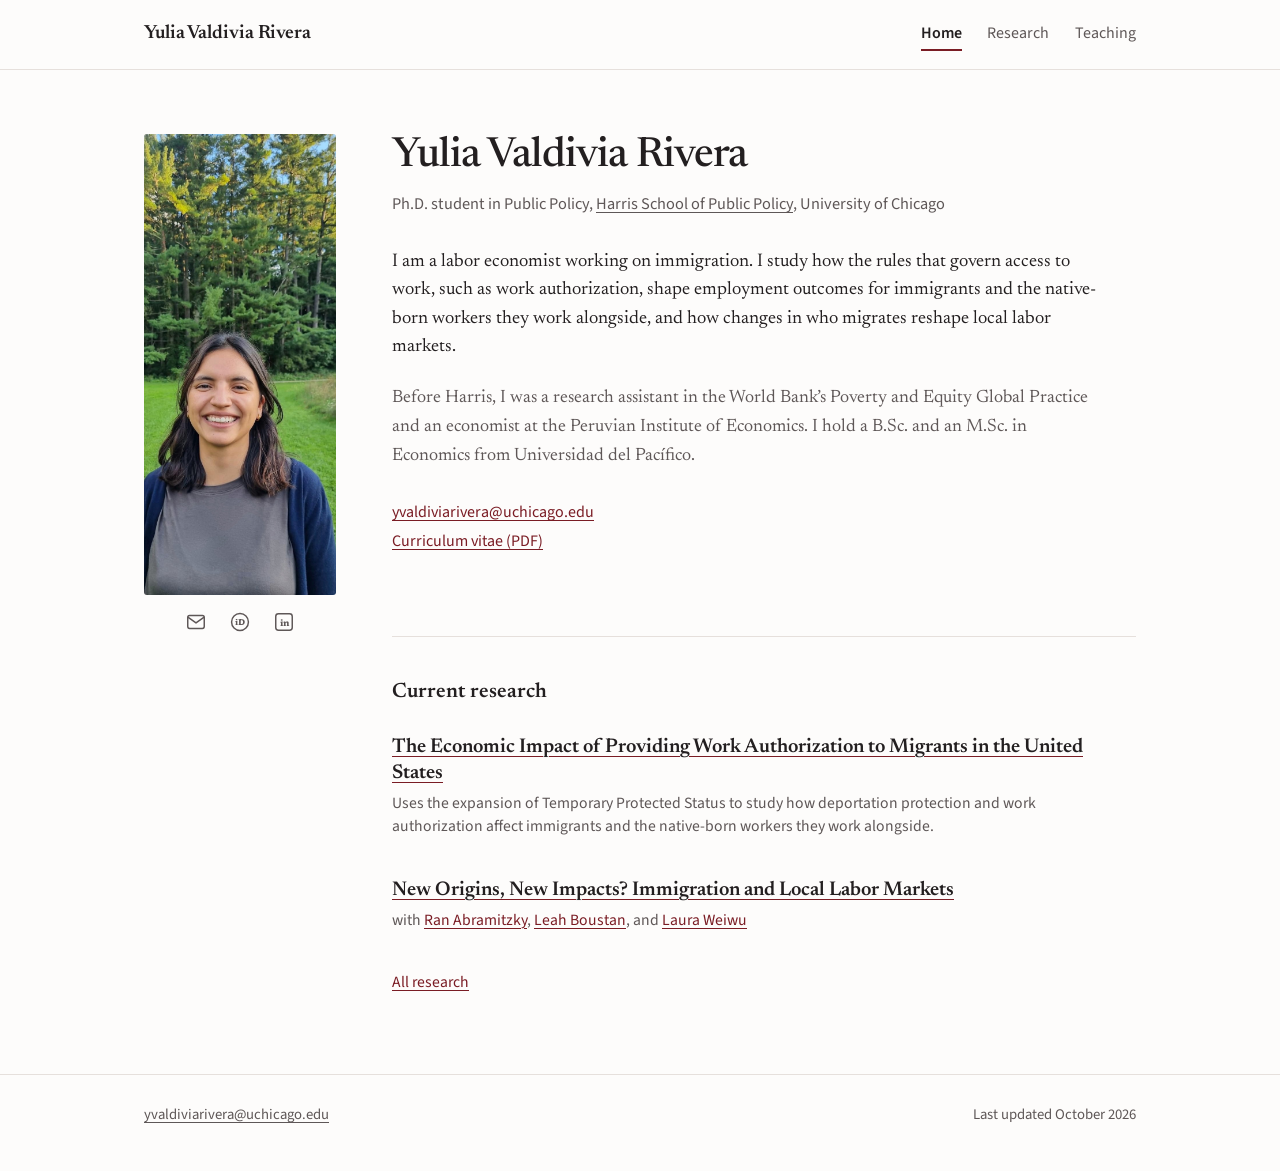
<file: index.html>
<!DOCTYPE html>
<html lang="en">
  <head>
    <meta charset="utf-8" />
    <meta name="google-site-verification" content="GZfi1mNZICK4VQZFotF_3f7-HV46QWM149JgrHKC2Hs" />
    <meta name="viewport" content="width=device-width, initial-scale=1" />
    <title>Yulia Valdivia Rivera | Labor and Immigration Economics</title>
    <meta
      name="description"
      content="Yulia Valdivia Rivera is a Ph.D. student at the Harris School of Public Policy, University of Chicago, studying labor economics and the economics of immigration."
    />
    <meta property="og:type" content="website" />
    <meta property="og:title" content="Yulia Valdivia Rivera" />
    <meta
      property="og:description"
      content="Ph.D. student at the Harris School of Public Policy, University of Chicago. Labor economics and the economics of immigration."
    />
    <meta property="og:image" content="https://yuliavaldiviarivera.github.io/photo.jpg" />
    <meta name="color-scheme" content="light" />
    <link
      rel="icon"
      href="data:image/svg+xml,%3Csvg xmlns='http://www.w3.org/2000/svg' viewBox='0 0 64 64'%3E%3Crect width='64' height='64' rx='10' fill='%237a1c24'/%3E%3Ctext x='32' y='43' font-family='Georgia,serif' font-size='30' text-anchor='middle' fill='white'%3EYV%3C/text%3E%3C/svg%3E"
    />
    <link rel="preconnect" href="https://fonts.googleapis.com" />
    <link rel="preconnect" href="https://fonts.gstatic.com" crossorigin />
    <link
      href="https://fonts.googleapis.com/css2?family=Newsreader:ital,opsz,wght@0,6..72,400;0,6..72,500;0,6..72,600;1,6..72,400&family=Source+Sans+3:wght@400;600&display=swap"
      rel="stylesheet"
    />
    <link rel="stylesheet" href="styles.css" />
  </head>
  <body>
    <a class="skip" href="#main">Skip to content</a>

    <header class="site-header">
      <div class="wrap header-inner">
        <a class="wordmark" href="index.html">Yulia Valdivia Rivera</a>
        <nav class="site-nav" aria-label="Primary">
          <a href="index.html" aria-current="page">Home</a>
          <a href="research.html">Research</a>
          <a href="teaching.html">Teaching</a>
        </nav>
      </div>
    </header>

    <main id="main">
      <div class="wrap home">
        <aside class="sidebar">
          <img
            class="portrait"
            src="photo.jpg"
            alt="Portrait of Yulia Valdivia Rivera"
            width="321"
            height="461"
          />
          <ul class="icon-row">
            <li>
              <a href="mailto:yvaldiviarivera@uchicago.edu" aria-label="Email" title="Email">
                <svg viewBox="0 0 24 24" width="22" height="22" fill="none" stroke="currentColor" stroke-width="1.6" stroke-linecap="round" stroke-linejoin="round" aria-hidden="true"><rect x="3" y="5" width="18" height="14" rx="2"/><path d="m3.5 7 8.5 6 8.5-6"/></svg>
              </a>
            </li>
            <li>
              <a href="https://orcid.org/0000-0002-6280-2143" aria-label="ORCID" title="ORCID">
                <svg viewBox="0 0 24 24" width="22" height="22" aria-hidden="true"><circle cx="12" cy="12" r="9.2" fill="none" stroke="currentColor" stroke-width="1.6"/><text x="12" y="15.4" text-anchor="middle" font-family="Source Sans 3, sans-serif" font-size="9" font-weight="700" fill="currentColor">iD</text></svg>
              </a>
            </li>
            <li>
              <a href="https://www.linkedin.com/in/yulia-valdivia-rivera" aria-label="LinkedIn" title="LinkedIn">
                <svg viewBox="0 0 24 24" width="22" height="22" aria-hidden="true"><rect x="3" y="3" width="18" height="18" rx="3" fill="none" stroke="currentColor" stroke-width="1.6"/><text x="12" y="16.3" text-anchor="middle" font-family="Source Sans 3, sans-serif" font-size="10" font-weight="700" fill="currentColor">in</text></svg>
              </a>
            </li>
          </ul>
        </aside>

        <div class="content">
          <h1>Yulia Valdivia Rivera</h1>
          <p class="affiliation">
            Ph.D. student in Public Policy,
            <a href="https://harris.uchicago.edu/">Harris School of Public Policy</a>,
            University of Chicago
          </p>

          <p class="statement">
            I am a labor economist working on immigration. I study how the
            rules that govern access to work, such as work authorization,
            shape employment outcomes for immigrants and the native-born
            workers they work alongside, and how changes in who migrates
            reshape local labor markets.
          </p>

          <p class="bio">
            Before Harris, I was a research assistant in the World Bank’s Poverty
            and Equity Global Practice and an economist at the Peruvian Institute
            of Economics. I hold a B.Sc. and an M.Sc. in Economics from
            Universidad del Pacífico.
          </p>

          <p class="contact-line">
            <a href="mailto:yvaldiviarivera@uchicago.edu">yvaldiviarivera@uchicago.edu</a><br />
            <a href="cv.pdf">Curriculum vitae (PDF)</a>
          </p>

          <section class="current" aria-labelledby="current-heading">
            <h2 id="current-heading">Current research</h2>

            <div class="paper">
              <h3>
                <a href="research.html#work-authorization"
                  >The Economic Impact of Providing Work Authorization to
                  Migrants in the United States</a
                >
              </h3>
              <p class="paper-meta">
                Uses the expansion of Temporary Protected Status to study how
                deportation protection and work authorization affect immigrants
                and the native-born workers they work alongside.
              </p>
            </div>

            <div class="paper">
              <h3>
                <a href="research.html#new-origins"
                  >New Origins, New Impacts? Immigration and Local Labor
                  Markets</a
                >
              </h3>
              <p class="paper-meta">
                with <a href="https://ranabr.people.stanford.edu/">Ran Abramitzky</a>,
                <a href="https://lboustan.scholar.princeton.edu/">Leah Boustan</a>, and
                <a href="https://lauraweiwu.com/">Laura Weiwu</a>
              </p>
            </div>

            <p class="paper-meta"><a href="research.html">All research</a></p>
          </section>
        </div>
      </div>
    </main>

    <footer class="site-footer">
      <div class="wrap footer-inner">
        <p>
          <a href="mailto:yvaldiviarivera@uchicago.edu">yvaldiviarivera@uchicago.edu</a>
        </p>
        <p>Last updated October 2026</p>
      </div>
    </footer>
  </body>
</html>
</file>
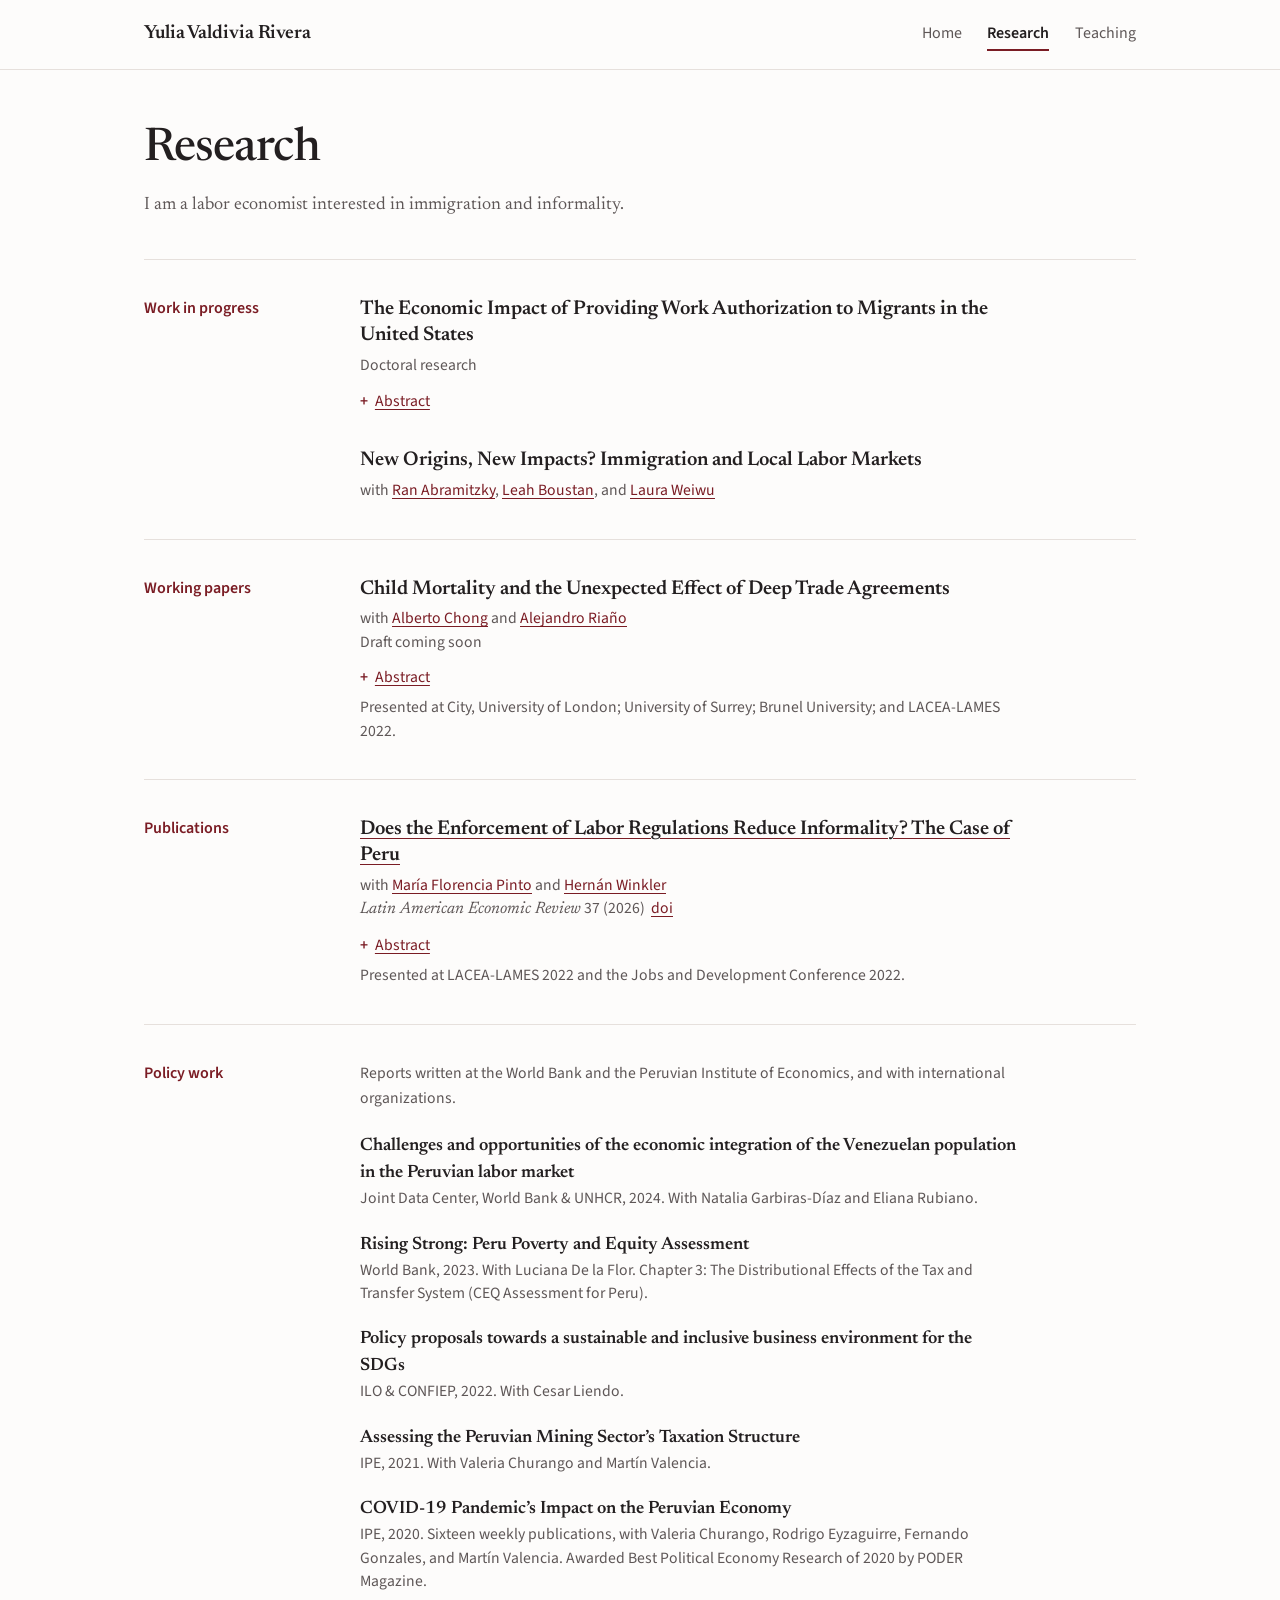
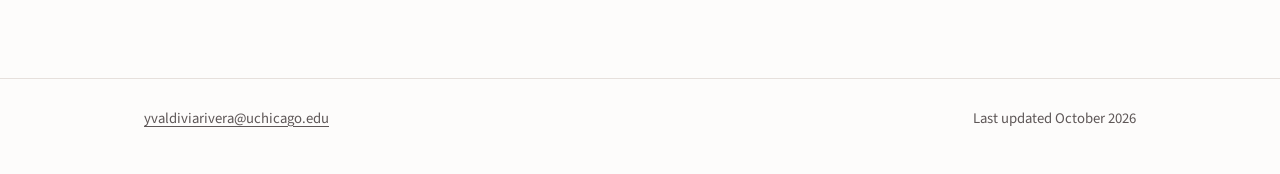
<file: research.html>
<!DOCTYPE html>
<html lang="en">
  <head>
    <meta charset="utf-8" />
    <meta name="viewport" content="width=device-width, initial-scale=1" />
    <title>Research | Yulia Valdivia Rivera</title>
    <meta
      name="description"
      content="Research by Yulia Valdivia Rivera on immigration policy, local labor markets, informality, and trade. Working papers, publications, and policy reports."
    />
    <meta name="color-scheme" content="light" />
    <link
      rel="icon"
      href="data:image/svg+xml,%3Csvg xmlns='http://www.w3.org/2000/svg' viewBox='0 0 64 64'%3E%3Crect width='64' height='64' rx='10' fill='%237a1c24'/%3E%3Ctext x='32' y='43' font-family='Georgia,serif' font-size='30' text-anchor='middle' fill='white'%3EYV%3C/text%3E%3C/svg%3E"
    />
    <link rel="preconnect" href="https://fonts.googleapis.com" />
    <link rel="preconnect" href="https://fonts.gstatic.com" crossorigin />
    <link
      href="https://fonts.googleapis.com/css2?family=Newsreader:ital,opsz,wght@0,6..72,400;0,6..72,500;0,6..72,600;1,6..72,400&family=Source+Sans+3:wght@400;600&display=swap"
      rel="stylesheet"
    />
    <link rel="stylesheet" href="styles.css" />
  </head>
  <body>
    <a class="skip" href="#main">Skip to content</a>

    <header class="site-header">
      <div class="wrap header-inner">
        <a class="wordmark" href="index.html">Yulia Valdivia Rivera</a>
        <nav class="site-nav" aria-label="Primary">
          <a href="index.html">Home</a>
          <a href="research.html" aria-current="page">Research</a>
          <a href="teaching.html">Teaching</a>
        </nav>
      </div>
    </header>

    <main id="main">
      <div class="wrap">
        <div class="page-title">
          <h1>Research</h1>
          <p>
            I am a labor economist interested in immigration and informality. 
          </p>
        </div>

        <section class="group" aria-labelledby="wip">
          <h2 id="wip">Work in progress</h2>
          <div class="group-body">
            <article class="paper" id="work-authorization">
              <h3>
                The Economic Impact of Providing Work Authorization to Migrants in the United States
              </h3>
              <p class="paper-meta">Doctoral research</p>
              <details class="paper-details">
                <summary>Abstract</summary>
                <p class="abstract-text">
                  This study investigates how granting deportation protection and
                  work authorization to immigrants in the United States influences
                  economic opportunities for both migrants and native workers. By
                  exploiting the expansion of the Temporary Protected Status (TPS)
                  program, this paper aims to explore the extent to which TPS
                  affects labor market behavior among beneficiaries, and whether it
                  creates competition for jobs or complements the labor supply.
                  This paper contributes to the understanding of how recent
                  policies that expand lawful pathways to immigrate into the U.S.
                  influence labor market dynamics.
                </p>
              </details>
            </article>

            <article class="paper" id="new-origins">
              <h3>New Origins, New Impacts? Immigration and Local Labor Markets</h3>
              <p class="paper-meta">with <a href="https://ranabr.people.stanford.edu/">Ran Abramitzky</a>, <a href="https://lboustan.scholar.princeton.edu/">Leah Boustan</a>, and <a href="https://lauraweiwu.com/">Laura Weiwu</a></p>
            </article>
          </div>
        </section>

        <section class="group" aria-labelledby="working">
          <h2 id="working">Working papers</h2>
          <div class="group-body">
            <article class="paper">
              <h3>Child Mortality and the Unexpected Effect of Deep Trade Agreements</h3>
              <p class="paper-meta">with <a href="https://ays.gsu.edu/profile/alberto-chong/">Alberto Chong</a> and <a href="https://alejandroriano.weebly.com/">Alejandro Riaño</a><br />Draft coming soon</p>
              <details class="paper-details">
                <summary>Abstract</summary>
                <p class="abstract-text">
                  Child mortality has been declining secularly across the world at
                  the same time that globalization has advanced and deepened. Are
                  these two trends related? We use a staggered adoption
                  difference-in-differences design based on countries’ first
                  signature of a Free Trade Agreement (FTA) over the period 1990
                  to 2019. We find that while earlier episodes of unilateral trade
                  liberalization have led to a decline in child mortality, the use
                  of broader and more encompassing FTAs has resulted in a
                  reduction in the decline rate of child mortality. Countries that
                  have signed deep FTAs see an increase of 4 deaths per 1,000 live
                  births relative to the counterfactual group based on countries
                  that have yet to sign an FTA, but that do so during our period
                  of analysis. The effect of FTAs on child mortality is highly
                  heterogeneous across countries depending on the timing of
                  introduction. We examine how the effect varies across
                  children’s age and FTA characteristics and explore some
                  potential mechanisms that explain the impact.
                </p>
              </details>
              <p class="paper-meta">
                Presented at City, University of London; University of Surrey;
                Brunel University; and LACEA-LAMES 2022.
              </p>
            </article>
          </div>
        </section>

        <section class="group" aria-labelledby="published">
          <h2 id="published">Publications</h2>
          <div class="group-body">
            <article class="paper">
              <h3>
                <a href="https://www.latinaer.org/index.php/laer/article/view/567"
                  >Does the Enforcement of Labor Regulations Reduce Informality?
                  The Case of Peru</a
                >
              </h3>
              <p class="paper-meta">
                with <a href="https://sites.google.com/view/mariaflorenciapinto/home">María Florencia Pinto</a> and <a href="https://hernanwinkler.com/">Hernán Winkler</a><br />
                <em>Latin American Economic Review</em> 37 (2026)
                &nbsp;<a href="https://doi.org/10.60758/laer.v37i.567">doi</a>
              </p>
              <details class="paper-details">
                <summary>Abstract</summary>
                <p class="abstract-text">
                  This paper examines the effects of strengthened labor
                  regulation enforcement on labor market outcomes in Peru from
                  2010 to 2019. In 2013, the Peruvian government established a
                  national labor inspection agency, which was progressively
                  rolled out nationwide. This reform led to a substantial
                  increase in the frequency and severity of fines imposed on
                  formal firms. Despite this heightened enforcement, our
                  analysis using extended two-way fixed effects models finds no
                  significant effects on overall employment levels. Moreover,
                  there is no evidence of changes along either the intensive
                  margin (informal employment within formal firms) or the
                  extensive margin (the share of employment in informal firms).
                  These findings suggest that increased enforcement of labor
                  regulations did not lead to measurable shifts in labor
                  informality or employment outcomes during this period.
                </p>
              </details>
              <p class="paper-meta">
                Presented at LACEA-LAMES 2022 and the Jobs and Development
                Conference 2022.
              </p>
            </article>
          </div>
        </section>

                <section class="group" aria-labelledby="reports">
          <h2 id="reports">Policy work</h2>
          <div class="group-body">
            <p class="group-intro">
              Reports written at the World Bank and the Peruvian Institute of
              Economics, and with international organizations.
            </p>
            <ul class="entries">
              <li>
                <span class="title"
                  >Challenges and opportunities of the economic integration of the
                  Venezuelan population in the Peruvian labor market</span
                >
                <span class="detail"
                  >Joint Data Center, World Bank &amp; UNHCR, 2024. With Natalia
                  Garbiras-Díaz and Eliana Rubiano.</span
                >
              </li>
              <li>
                <span class="title">Rising Strong: Peru Poverty and Equity Assessment</span>
                <span class="detail"
                  >World Bank, 2023. With Luciana De la Flor. Chapter 3: The
                  Distributional Effects of the Tax and Transfer System (CEQ
                  Assessment for Peru).</span
                >
              </li>
              <li>
                <span class="title"
                  >Policy proposals towards a sustainable and inclusive business
                  environment for the SDGs</span
                >
                <span class="detail">ILO &amp; CONFIEP, 2022. With Cesar Liendo.</span>
              </li>
              <li>
                <span class="title"
                  >Assessing the Peruvian Mining Sector’s Taxation Structure</span
                >
                <span class="detail"
                  >IPE, 2021. With Valeria Churango and Martín Valencia.</span
                >
              </li>
              <li>
                <span class="title"
                  >COVID-19 Pandemic’s Impact on the Peruvian Economy</span
                >
                <span class="detail"
                  >IPE, 2020. Sixteen weekly publications, with Valeria Churango,
                  Rodrigo Eyzaguirre, Fernando Gonzales, and Martín Valencia.
                  Awarded Best Political Economy Research of 2020 by PODER
                  Magazine.</span
                >
              </li>
            </ul>
          </div>
        </section>
      </div>
    </main>

    <footer class="site-footer">
      <div class="wrap footer-inner">
        <p>
          <a href="mailto:yvaldiviarivera@uchicago.edu">yvaldiviarivera@uchicago.edu</a>
        </p>
        <p>Last updated October 2026</p>
      </div>
    </footer>
  </body>
</html>
</file>
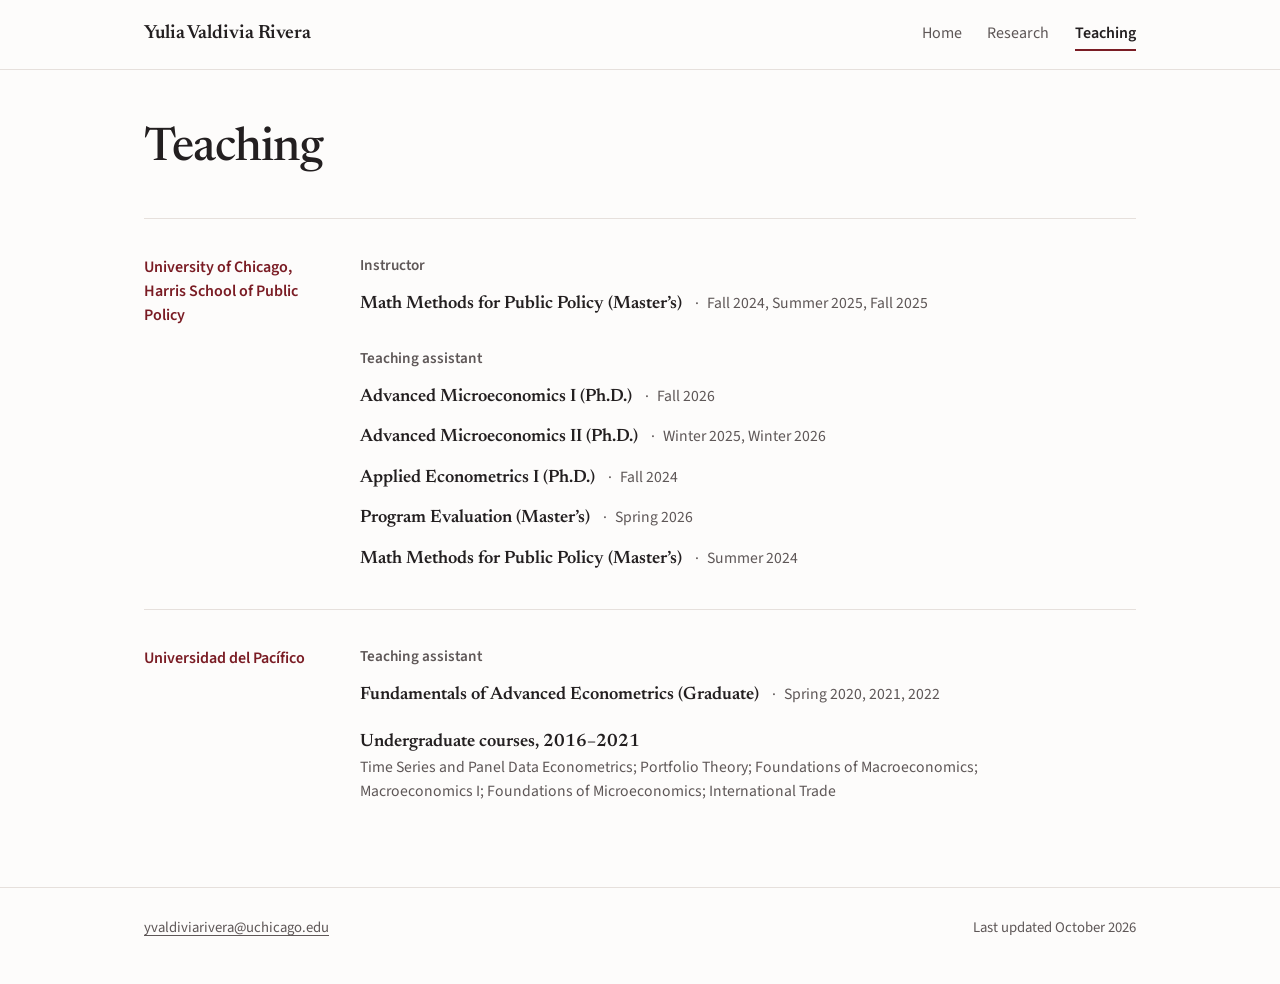
<file: teaching.html>
<!DOCTYPE html>
<html lang="en">
  <head>
    <meta charset="utf-8" />
    <meta name="viewport" content="width=device-width, initial-scale=1" />
    <title>Teaching | Yulia Valdivia Rivera</title>
    <meta
      name="description"
      content="Teaching experience of Yulia Valdivia Rivera at the University of Chicago Harris School of Public Policy and Universidad del Pacífico."
    />
    <meta name="color-scheme" content="light" />
    <link
      rel="icon"
      href="data:image/svg+xml,%3Csvg xmlns='http://www.w3.org/2000/svg' viewBox='0 0 64 64'%3E%3Crect width='64' height='64' rx='10' fill='%237a1c24'/%3E%3Ctext x='32' y='43' font-family='Georgia,serif' font-size='30' text-anchor='middle' fill='white'%3EYV%3C/text%3E%3C/svg%3E"
    />
    <link rel="preconnect" href="https://fonts.googleapis.com" />
    <link rel="preconnect" href="https://fonts.gstatic.com" crossorigin />
    <link
      href="https://fonts.googleapis.com/css2?family=Newsreader:ital,opsz,wght@0,6..72,400;0,6..72,500;0,6..72,600;1,6..72,400&family=Source+Sans+3:wght@400;600&display=swap"
      rel="stylesheet"
    />
    <link rel="stylesheet" href="styles.css" />
  </head>
  <body>
    <a class="skip" href="#main">Skip to content</a>

    <header class="site-header">
      <div class="wrap header-inner">
        <a class="wordmark" href="index.html">Yulia Valdivia Rivera</a>
        <nav class="site-nav" aria-label="Primary">
          <a href="index.html">Home</a>
          <a href="research.html">Research</a>
          <a href="teaching.html" aria-current="page">Teaching</a>
        </nav>
      </div>
    </header>

    <main id="main">
      <div class="wrap">
        <div class="page-title">
          <h1>Teaching</h1>
        </div>

        <section class="group" aria-labelledby="harris">
          <h2 id="harris">University of Chicago, Harris School of Public Policy</h2>
          <div class="group-body">
            <h3 class="role-heading">Instructor</h3>
            <ul class="entries entries--inline">
              <li>
                <span class="title">Math Methods for Public Policy (Master’s)</span>
                <span class="detail">Fall 2024, Summer 2025, Fall 2025</span>
              </li>
            </ul>

            <h3 class="role-heading">Teaching assistant</h3>
            <ul class="entries entries--inline">
              <li>
                <span class="title">Advanced Microeconomics I (Ph.D.)</span>
                <span class="detail">Fall 2026</span>
              </li>
              <li>
                <span class="title">Advanced Microeconomics II (Ph.D.)</span>
                <span class="detail">Winter 2025, Winter 2026</span>
              </li>
              <li>
                <span class="title">Applied Econometrics I (Ph.D.)</span>
                <span class="detail">Fall 2024</span>
              </li>
              <li>
                <span class="title">Program Evaluation (Master’s)</span>
                <span class="detail">Spring 2026</span>
              </li>
              <li>
                <span class="title">Math Methods for Public Policy (Master’s)</span>
                <span class="detail">Summer 2024</span>
              </li>
            </ul>
          </div>
        </section>

        <section class="group" aria-labelledby="up">
          <h2 id="up">Universidad del Pacífico</h2>
          <div class="group-body">
            <h3 class="role-heading">Teaching assistant</h3>
            <ul class="entries entries--inline">
              <li>
                <span class="title">Fundamentals of Advanced Econometrics (Graduate)</span>
                <span class="detail">Spring 2020, 2021, 2022</span>
              </li>
            </ul>
            <ul class="entries">
              <li>
                <span class="title">Undergraduate courses, 2016–2021</span>
                <span class="detail"
                  >Time Series and Panel Data Econometrics; Portfolio Theory;
                  Foundations of Macroeconomics; Macroeconomics I;
                  Foundations of Microeconomics; International Trade</span
                >
              </li>
            </ul>
          </div>
        </section>
      </div>
    </main>

    <footer class="site-footer">
      <div class="wrap footer-inner">
        <p>
          <a href="mailto:yvaldiviarivera@uchicago.edu">yvaldiviarivera@uchicago.edu</a>
        </p>
        <p>Last updated October 2026</p>
      </div>
    </footer>
  </body>
</html>
</file>
<file: styles.css>
/* Yulia Valdivia Rivera: academic site
   Type: Newsreader (reading), Source Sans 3 (interface)
   Color: one maroon accent on a near-white page, with a dark-mode counterpart */

:root {
  --maroon: #7a1c24;
  --maroon-deep: #571318;
  --link: #7a1c24;
  --ink: #231f20;
  --muted: #5e5757;
  --line: #e6e0dc;
  --tint: #f5f1ee;
  --bg: #fdfcfb;
  --on-accent: #ffffff;
  --button: #7a1c24;
  --button-hover: #571318;

  --serif: "Newsreader", Georgia, "Times New Roman", serif;
  --sans: "Source Sans 3", system-ui, -apple-system, "Segoe UI", sans-serif;

  --page: 62rem;
  --label-col: 11rem;
}

*,
*::before,
*::after {
  box-sizing: border-box;
}

html {
  -webkit-text-size-adjust: 100%;
}

body {
  margin: 0;
  background: var(--bg);
  color: var(--ink);
  font-family: var(--serif);
  font-size: 1.125rem;
  line-height: 1.6;
  font-optical-sizing: auto;
}

h1,
h2,
h3 {
  margin: 0;
  font-weight: 500;
  line-height: 1.2;
}

p {
  margin: 0 0 1rem;
}

a {
  color: var(--link);
  text-decoration-thickness: 1px;
  text-underline-offset: 0.18em;
}

a:hover {
  color: var(--maroon-deep);
}

:focus-visible {
  outline: 2px solid var(--link);
  outline-offset: 3px;
  border-radius: 2px;
}

.skip {
  position: absolute;
  left: -999px;
  top: 0.5rem;
  z-index: 20;
  padding: 0.5rem 0.9rem;
  background: var(--button);
  color: var(--on-accent);
  font-family: var(--sans);
  font-size: 0.95rem;
}

.skip:focus {
  left: 0.75rem;
}

.wrap {
  width: min(var(--page), calc(100% - 3rem));
  margin-inline: auto;
}

/* ---------- Header ---------- */

.site-header {
  border-bottom: 1px solid var(--line);
}

.header-inner {
  display: flex;
  align-items: baseline;
  justify-content: space-between;
  gap: 0.75rem 2rem;
  padding: 1.15rem 0;
}

.wordmark {
  color: var(--ink);
  font-size: 1.2rem;
  font-weight: 600;
  letter-spacing: -0.005em;
  text-decoration: none;
}

.wordmark:hover {
  color: var(--ink);
}

.site-nav {
  display: flex;
  gap: 0.25rem 1.6rem;
  font-family: var(--sans);
  font-size: 1rem;
}

.site-nav a {
  padding: 0.15rem 0;
  border-bottom: 2px solid transparent;
  color: var(--muted);
  text-decoration: none;
}

.site-nav a:hover {
  color: var(--ink);
}

.site-nav a[aria-current="page"] {
  border-bottom-color: var(--maroon);
  color: var(--ink);
  font-weight: 600;
}

/* ---------- Home ---------- */

.home {
  display: grid;
  grid-template-columns: 12rem minmax(0, 1fr);
  gap: 3.5rem;
  align-items: start;
  padding: 4rem 0 5rem;
}

.portrait {
  display: block;
  width: 100%;
  height: auto;
  aspect-ratio: 5 / 12;
  object-fit: cover;
  object-position: center 20%;
  border-radius: 3px;
  background: var(--tint);
}

.icon-row {
  display: flex;
  justify-content: center;
  gap: 1.4rem;
  margin: 1rem 0 0;
  padding: 0;
  list-style: none;
}

.icon-row a {
  display: block;
  color: var(--muted);
  line-height: 0;
}

.icon-row a:hover {
  color: var(--maroon);
}

.content h1 {
  font-size: clamp(2rem, 4.4vw, 2.6rem);
  letter-spacing: -0.02em;
  line-height: 1.1;
}

.affiliation {
  margin: 0.7rem 0 1.9rem;
  color: var(--muted);
  font-family: var(--sans);
  font-size: 1.02rem;
}

.affiliation a {
  color: inherit;
}

.statement {
  max-width: 44rem;
  margin-bottom: 1.4rem;
  font-size: 1.15rem;
  line-height: 1.55;
}

.bio {
  max-width: 44rem;
  color: var(--muted);
}

.bio a {
  color: inherit;
}

.contact-line {
  margin: 1.75rem 0 0;
  font-family: var(--sans);
  font-size: 1rem;
  line-height: 1.8;
}

.current {
  margin-top: 5rem;
  padding-top: 2.75rem;
  border-top: 1px solid var(--line);
}

.current h2 {
  margin-bottom: 1.75rem;
  font-size: 1.3rem;
  font-weight: 600;
}

.current .paper {
  max-width: 44rem;
  margin-bottom: 2.4rem;
}

.button {
  display: inline-block;
  padding: 0.5rem 1.05rem;
  border-radius: 2px;
  background: var(--button);
  color: var(--on-accent);
  font-family: var(--sans);
  font-size: 0.98rem;
  font-weight: 600;
  text-decoration: none;
}

.group-intro {
  margin: 0 0 1.4rem;
  color: var(--muted);
  font-family: var(--sans);
  font-size: 0.98rem;
}

/* ---------- Page layout shared by Research, Teaching, CV ---------- */

.page-title {
  padding: 3.25rem 0 2.5rem;
}

.page-title h1 {
  font-size: clamp(2.1rem, 4.6vw, 2.9rem);
  letter-spacing: -0.02em;
}

.page-title p {
  max-width: 36rem;
  margin: 0.8rem 0 0;
  color: var(--muted);
}

.group {
  display: grid;
  grid-template-columns: var(--label-col) minmax(0, 1fr);
  gap: 0 2.5rem;
  padding: 2.25rem 0;
  border-top: 1px solid var(--line);
}

.group:last-of-type {
  margin-bottom: 3rem;
}

.group > h2 {
  font-family: var(--sans);
  font-size: 1rem;
  font-weight: 600;
  line-height: 1.5;
  color: var(--maroon);
}

.group-body {
  max-width: 41rem;
}

.group-body > :last-child {
  margin-bottom: 0;
}

/* ---------- Papers ---------- */

.paper {
  margin-bottom: 2.1rem;
}

.paper:last-child {
  margin-bottom: 0;
}

.paper h3 {
  font-size: 1.25rem;
  font-weight: 600;
  line-height: 1.3;
}

.paper h3 a {
  color: var(--ink);
  text-decoration-color: var(--maroon);
  text-decoration-thickness: 1px;
}

.paper h3 a:hover {
  color: var(--maroon);
}

.paper-meta {
  margin: 0.35rem 0 0;
  color: var(--muted);
  font-family: var(--sans);
  font-size: 0.98rem;
  line-height: 1.5;
}

.paper-meta em {
  font-family: var(--serif);
  font-size: 1.04rem;
}

.paper-links {
  display: flex;
  flex-wrap: wrap;
  gap: 0.25rem 1.4rem;
  margin: 0.6rem 0 0;
  padding: 0;
  list-style: none;
  font-family: var(--sans);
  font-size: 0.98rem;
}

.paper-details {
  margin-top: 0.7rem;
  font-family: var(--sans);
  font-size: 0.98rem;
}

.paper-details > summary {
  display: inline-block;
  cursor: pointer;
  color: var(--link);
  list-style: none;
  text-decoration: underline;
  text-decoration-thickness: 1px;
  text-underline-offset: 0.18em;
}

.paper-details > summary::-webkit-details-marker {
  display: none;
}

.paper-details > summary::before {
  content: "+";
  display: inline-block;
  width: 0.95em;
  font-weight: 600;
}

.paper-details[open] > summary::before {
  content: "\2212";
}

.abstract-text {
  margin: 0.6rem 0 0;
  padding-left: 1rem;
  border-left: 2px solid var(--line);
  color: var(--ink);
  font-family: var(--serif);
  font-size: 1.04rem;
  line-height: 1.6;
}

.role-heading {
  margin: 0 0 0.9rem;
  color: var(--muted);
  font-family: var(--sans);
  font-size: 0.95rem;
  font-weight: 600;
  line-height: 1.4;
}

.group-body .entries + .role-heading {
  margin-top: 1.9rem;
}

/* Plain list entries (reports, teaching) */

.entries {
  margin: 0;
  padding: 0;
  list-style: none;
}

.entries li {
  margin-bottom: 1.3rem;
  line-height: 1.5;
}

.entries li:last-child {
  margin-bottom: 0;
}

.entries .detail {
  display: block;
  color: var(--muted);
  font-family: var(--sans);
  font-size: 0.98rem;
}

.entries .title {
  font-weight: 600;
}

/* Entries with the term on the same line as the title */

.entries + .entries {
  margin-top: 1.3rem;
}

.entries--inline li {
  margin-bottom: 0.85rem;
}

.entries--inline .detail {
  display: inline;
}

.entries--inline .detail::before {
  content: "\00b7";
  margin: 0 0.55em;
  color: var(--muted);
}

/* ---------- CV ---------- */

.cv-actions {
  margin: 0 0 1.5rem;
}

.cv-frame {
  display: block;
  width: 100%;
  height: min(85vh, 60rem);
  border: 1px solid var(--line);
  border-radius: 3px;
  background: var(--tint);
}

.cv-fallback {
  margin: 1rem 0 3rem;
  color: var(--muted);
  font-family: var(--sans);
  font-size: 0.95rem;
}

/* ---------- Footer ---------- */

.site-footer {
  border-top: 1px solid var(--line);
  padding: 1.75rem 0 2.75rem;
  color: var(--muted);
  font-family: var(--sans);
  font-size: 0.92rem;
}

.footer-inner {
  display: flex;
  flex-wrap: wrap;
  justify-content: space-between;
  gap: 0.5rem 2rem;
}

.site-footer p {
  margin: 0;
}

.site-footer a {
  color: inherit;
}

/* ---------- Small screens ---------- */

@media (max-width: 52rem) {
  .home {
    grid-template-columns: 1fr;
    gap: 2rem;
    padding: 2.25rem 0 3rem;
  }

  .sidebar {
    width: 9rem;
  }

  .sidebar .portrait {
    aspect-ratio: 3 / 4;
  }

  .current {
    margin-top: 3.5rem;
  }

  .group {
    grid-template-columns: 1fr;
    gap: 0.9rem;
    padding: 1.75rem 0;
  }

  .statement {
    font-size: 1.1rem;
  }
}

@media (max-width: 34rem) {
  body {
    font-size: 1.0625rem;
  }

  .wrap {
    width: calc(100% - 2.25rem);
  }

  .header-inner {
    flex-direction: column;
    gap: 0.4rem;
  }

  .site-nav {
    gap: 0.25rem 1.25rem;
  }
}

@media print {
  .site-header,
  .site-footer,
  .skip {
    display: none;
  }
}
</file>
